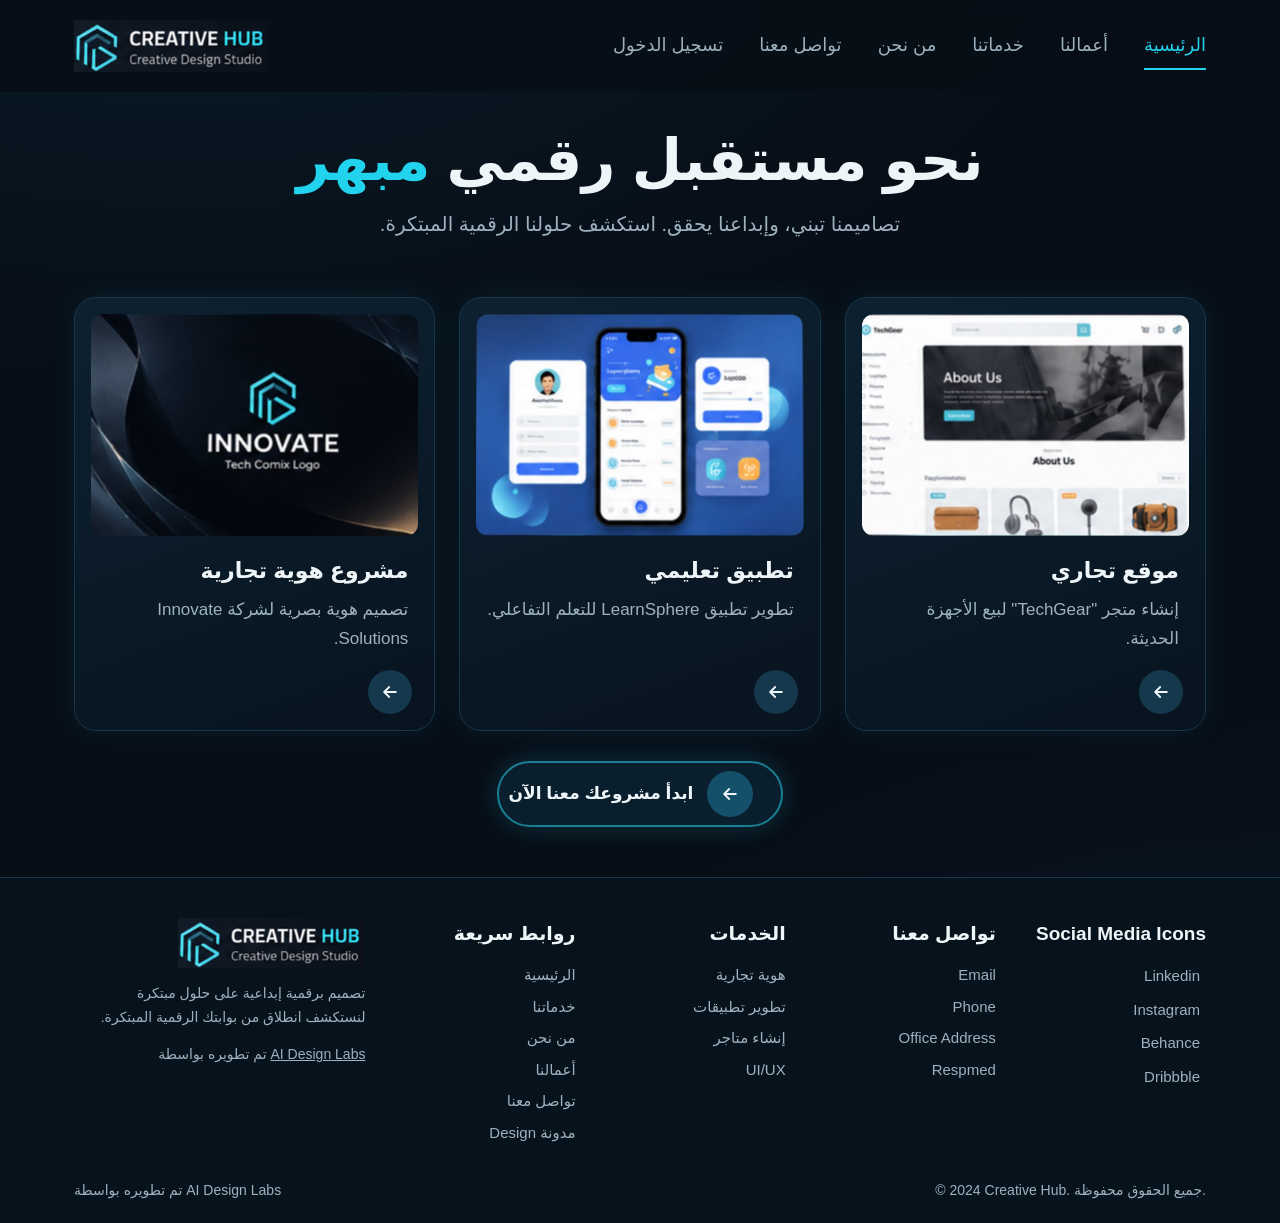
<file: index.html>
<!doctype html>
<html lang="ar" dir="rtl"><head><meta charset="utf-8"><meta name="viewport" content="width=device-width,initial-scale=1"><meta name="robots" content="noindex">
<title>الرئيسية | Creative Hub</title>
<link rel="icon" href="data:image/svg+xml,%3Csvg xmlns='http://www.w3.org/2000/svg' viewBox='0 0 48 48'%3E%3Crect width='48' height='48' rx='10' fill='%23070e17'/%3E%3Cpath d='M24 6 40 15v18L24 42 8 33V15z' fill='none' stroke='%2322d3ee' stroke-width='3'/%3E%3C/svg%3E">
<link rel="stylesheet" href="assets/style.css"></head>
<body data-page="index.html">
<main class="wrap">
<section class="hero"><h1>نحو مستقبل رقمي <span>مبهر</span></h1><p>تصاميمنا تبني، وإبداعنا يحقق. استكشف حلولنا الرقمية المبتكرة.</p></section>
<section class="grid3" id="feat"></section>
<div class="center"><a class="btn" href="contact.html"><span class="circ"><svg width="20" height="20" viewBox="0 0 24 24" fill="none" stroke="currentColor" stroke-width="2.2" stroke-linecap="round" stroke-linejoin="round"><path d="M5 12h14M13 6l6 6-6 6"/></svg></span>ابدأ مشروعك معنا الآن</a></div>
</main>
<script src="assets/app.js"></script>
<script>
var items=['shop','app','brand'];
document.getElementById('feat').innerHTML=items.map(function(k){var p=CH.P[k];return '<article class="card">'+thumb(k)+'<h3>'+p.t+'</h3><p>'+p.d+'</p><button class="circ" data-proj="'+k+'" aria-label="عرض '+p.t+'">'+CH.ICON.arrow+'</button></article>'}).join('');
</script>
</body></html>
</file>
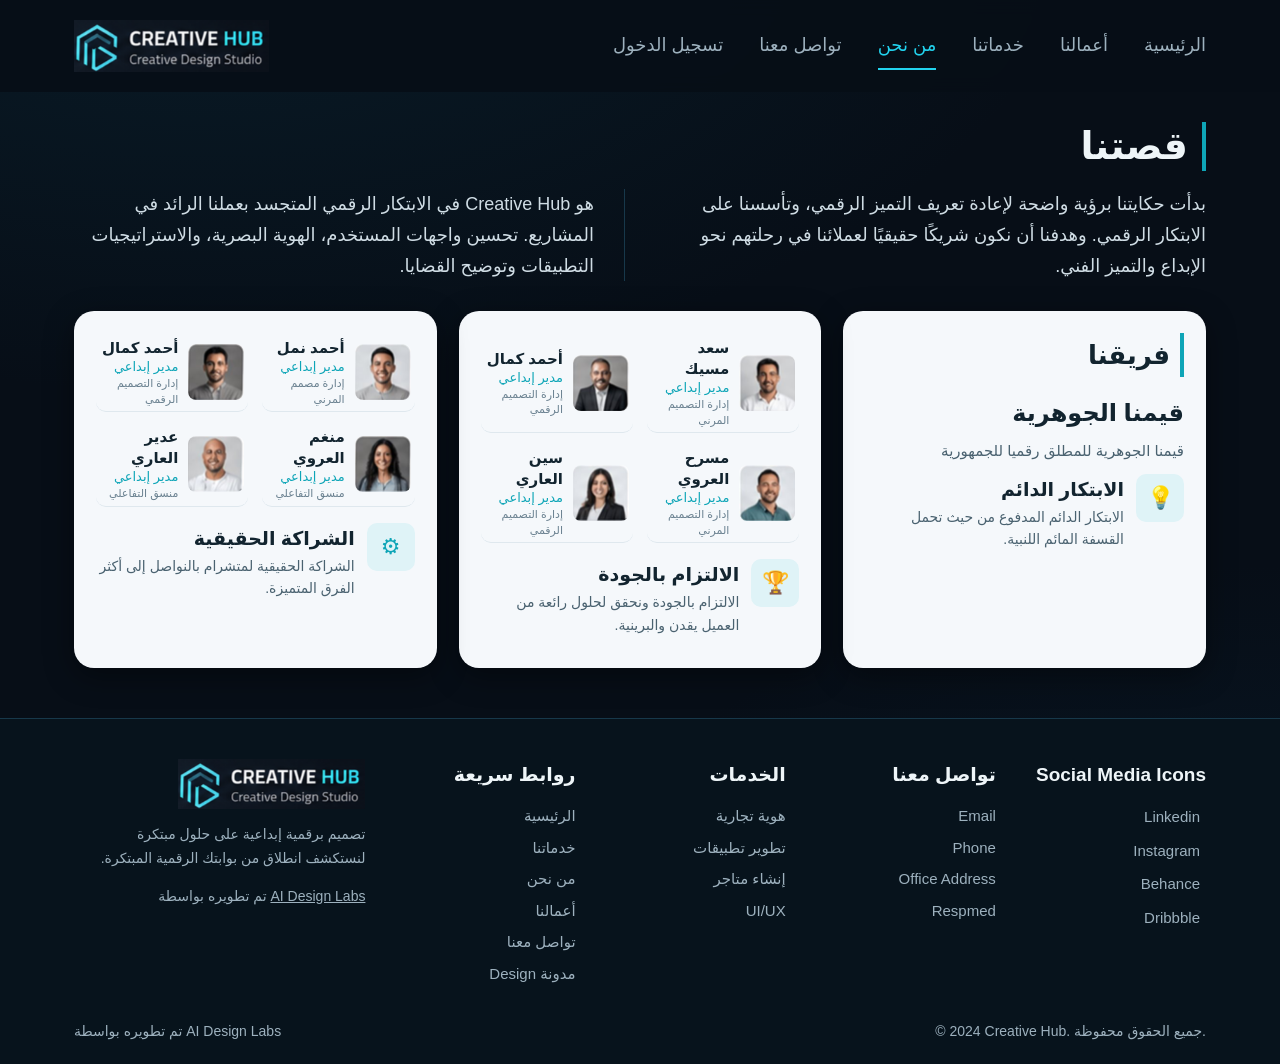
<file: about.html>
<!doctype html>
<html lang="ar" dir="rtl"><head><meta charset="utf-8"><meta name="viewport" content="width=device-width,initial-scale=1"><meta name="robots" content="noindex">
<title>من نحن | Creative Hub</title>
<link rel="icon" href="data:image/svg+xml,%3Csvg xmlns='http://www.w3.org/2000/svg' viewBox='0 0 48 48'%3E%3Crect width='48' height='48' rx='10' fill='%23070e17'/%3E%3Cpath d='M24 6 40 15v18L24 42 8 33V15z' fill='none' stroke='%2322d3ee' stroke-width='3'/%3E%3C/svg%3E">
<link rel="stylesheet" href="assets/style.css"></head>
<body data-page="about.html">
<main class="wrap">
<h2 class="sec">قصتنا</h2>
<div class="two"><div><p>بدأت حكايتنا برؤية واضحة لإعادة تعريف التميز الرقمي، وتأسسنا على الابتكار الرقمي. وهدفنا أن نكون شريكًا حقيقيًا لعملائنا في رحلتهم نحو الإبداع والتميز الفني.</p></div>
<div><p>هو Creative Hub في الابتكار الرقمي المتجسد بعملنا الرائد في المشاريع. تحسين واجهات المستخدم، الهوية البصرية، والاستراتيجيات التطبيقات وتوضيح القضايا.</p></div></div>
<div class="panels">
<div class="panel"><h3 class="t">فريقنا</h3><h4>قيمنا الجوهرية</h4><p class="d">قيمنا الجوهرية للمطلق رقميا للجمهورية</p><div class="val"><div class="ic">&#128161;</div><div><b>الابتكار الدائم</b><p>الابتكار الدائم المدفوع من حيث تحمل القسفة المائم اللنبية.</p></div></div></div>
<div class="panel"><div class="team"><button class="mem" data-m="0"><div class="av"><img src="assets/a1.jpg" alt="سعد مسيك"></div><div><b>سعد مسيك</b><span>مدير إبداعي</span><em>إدارة التصميم المرني</em></div></button><button class="mem" data-m="1"><div class="av"><img src="assets/a2.jpg" alt="أحمد كمال"></div><div><b>أحمد كمال</b><span>مدير إبداعي</span><em>إدارة التصميم الرقمي</em></div></button><button class="mem" data-m="2"><div class="av"><img src="assets/a3.jpg" alt="مسرح العروي"></div><div><b>مسرح العروي</b><span>مدير إبداعي</span><em>إدارة التصميم المرني</em></div></button><button class="mem" data-m="3"><div class="av"><img src="assets/a4.jpg" alt="سين العاري"></div><div><b>سين العاري</b><span>مدير إبداعي</span><em>إدارة التصميم الرقمي</em></div></button></div><div class="val"><div class="ic">&#127942;</div><div><b>الالتزام بالجودة</b><p>الالتزام بالجودة ونحقق لحلول رائعة من العميل يقدن والبرينية.</p></div></div></div>
<div class="panel"><div class="team"><button class="mem" data-m="4"><div class="av"><img src="assets/a5.jpg" alt="أحمد نمل"></div><div><b>أحمد نمل</b><span>مدير إبداعي</span><em>إدارة مصمم المرني</em></div></button><button class="mem" data-m="5"><div class="av"><img src="assets/a6.jpg" alt="أحمد كمال"></div><div><b>أحمد كمال</b><span>مدير إبداعي</span><em>إدارة التصميم الرقمي</em></div></button><button class="mem" data-m="6"><div class="av"><img src="assets/a7.jpg" alt="منغم العروي"></div><div><b>منغم العروي</b><span>مدير إبداعي</span><em>منسق التفاعلي</em></div></button><button class="mem" data-m="7"><div class="av"><img src="assets/a8.jpg" alt="عدير العاري"></div><div><b>عدير العاري</b><span>مدير إبداعي</span><em>منسق التفاعلي</em></div></button></div><div class="val"><div class="ic">&#9881;</div><div><b>الشراكة الحقيقية</b><p>الشراكة الحقيقية لمتشرام بالنواصل إلى أكثر الفرق المتميزة.</p></div></div></div>
</div>
</main>
<script src="assets/app.js"></script>
<script>
var T=[["سعد مسيك","a1","إدارة التصميم المرني"],["أحمد كمال","a2","إدارة التصميم الرقمي"],["مسرح العروي","a3","إدارة التصميم المرني"],["سين العاري","a4","إدارة التصميم الرقمي"],["أحمد نمل","a5","إدارة مصمم المرني"],["أحمد كمال","a6","إدارة التصميم الرقمي"],["منغم العروي","a7","منسق التفاعلي"],["عدير العاري","a8","منسق التفاعلي"]];
document.addEventListener('click',function(e){var b=e.target.closest('[data-m]');if(!b)return;var m=T[b.dataset.m];openModal('<h3>'+m[0]+'</h3><p style="color:var(--cy)">مدير إبداعي - '+m[2]+'</p><p>يقود '+m[0]+' مشاريع الهوية والتطبيقات والمواقع في Creative Hub بخبرة تتجاوز عشر سنوات.</p><a class="btn pri" href="contact.html" style="text-decoration:none">تواصل مع الفريق</a>');});
</script>
</body></html>
</file>
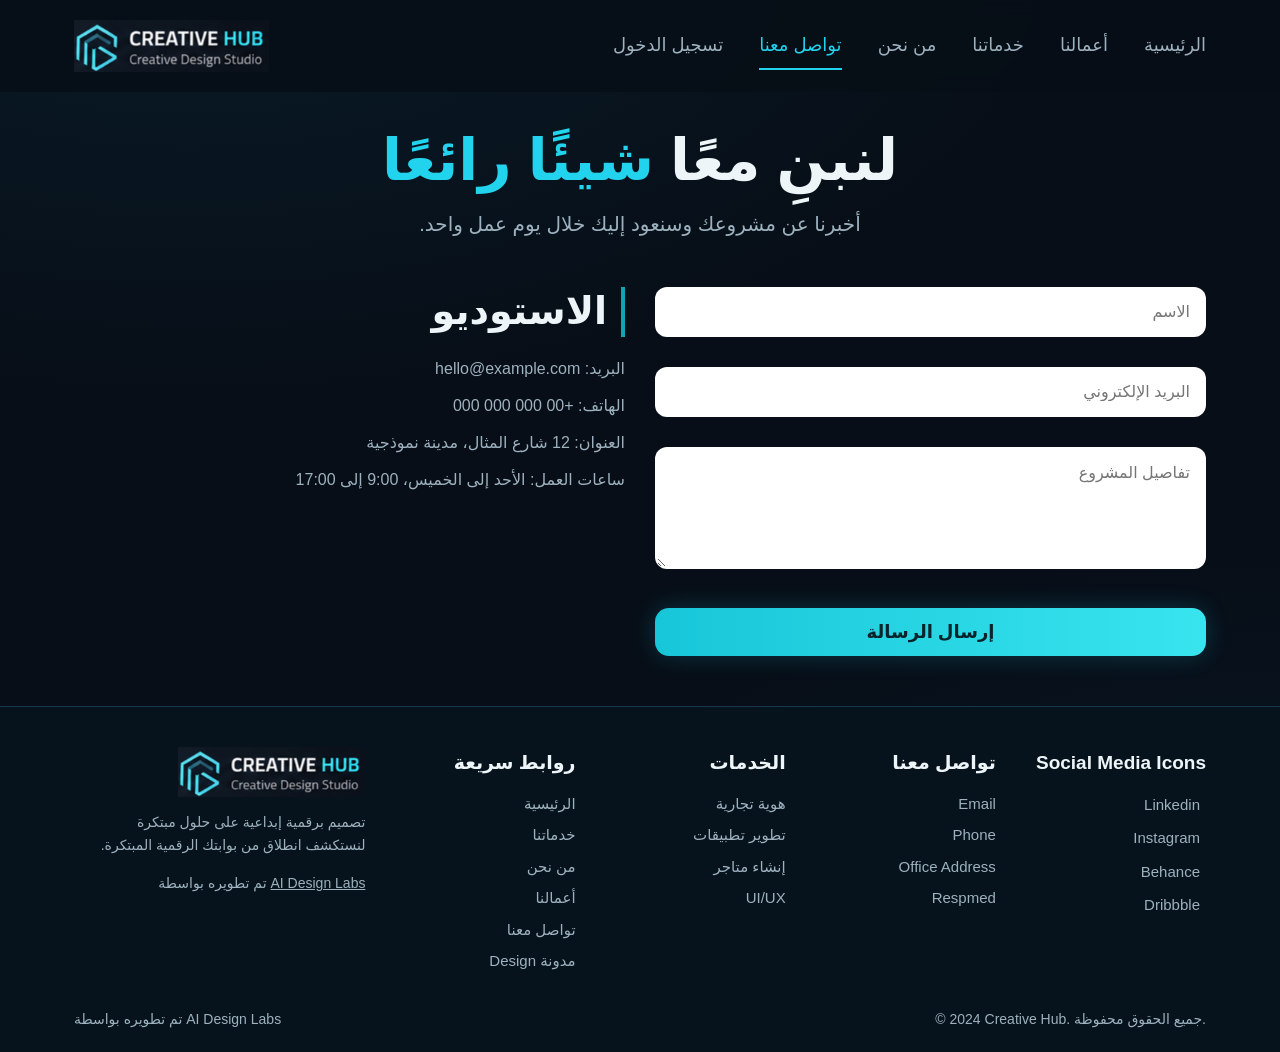
<file: contact.html>
<!doctype html>
<html lang="ar" dir="rtl"><head><meta charset="utf-8"><meta name="viewport" content="width=device-width,initial-scale=1"><meta name="robots" content="noindex">
<title>تواصل معنا | Creative Hub</title>
<link rel="icon" href="data:image/svg+xml,%3Csvg xmlns='http://www.w3.org/2000/svg' viewBox='0 0 48 48'%3E%3Crect width='48' height='48' rx='10' fill='%23070e17'/%3E%3Cpath d='M24 6 40 15v18L24 42 8 33V15z' fill='none' stroke='%2322d3ee' stroke-width='3'/%3E%3C/svg%3E">
<link rel="stylesheet" href="assets/style.css"></head>
<body data-page="contact.html">
<main class="wrap">
<section class="hero"><h1>لنبنِ معًا <span>شيئًا رائعًا</span></h1><p>أخبرنا عن مشروعك وسنعود إليك خلال يوم عمل واحد.</p></section>
<div class="cform">
<form id="cf" novalidate>
<div class="fld"><input name="name" placeholder="الاسم"></div><span class="err" data-err="name"></span>
<div class="fld"><input name="email" type="email" placeholder="البريد الإلكتروني"></div><span class="err" data-err="email"></span>
<div class="fld"><textarea name="msg" rows="5" placeholder="تفاصيل المشروع"></textarea></div><span class="err" data-err="msg"></span>
<button class="btn pri" type="submit">إرسال الرسالة</button>
<div class="ok" id="ok" hidden>شكرًا لك! تم إرسال رسالتك.</div>
</form>
<div class="cinfo"><h2 class="sec" style="margin-top:0">الاستوديو</h2><p>البريد: hello@example.com</p><p>الهاتف: +00 000 000 000</p><p>العنوان: 12 شارع المثال، مدينة نموذجية</p><p>ساعات العمل: الأحد إلى الخميس، 9:00 إلى 17:00</p></div>
</div>
</main>
<script src="assets/app.js"></script>
<script>
document.getElementById('cf').addEventListener('submit',function(e){e.preventDefault();var f=e.target;
var a=field(f,'name',function(v){return v.length>1},'الرجاء إدخال الاسم');
var b=field(f,'email',function(v){return /^\S+@\S+\.\S+$/.test(v)},'أدخل بريدًا إلكترونيًا صحيحًا');
var c=field(f,'msg',function(v){return v.length>9},'الرجاء كتابة 10 أحرف على الأقل');
if(a&&b&&c){f.reset();document.getElementById('ok').hidden=false;toast('تم إرسال الرسالة');}});
</script>
</body></html>
</file>
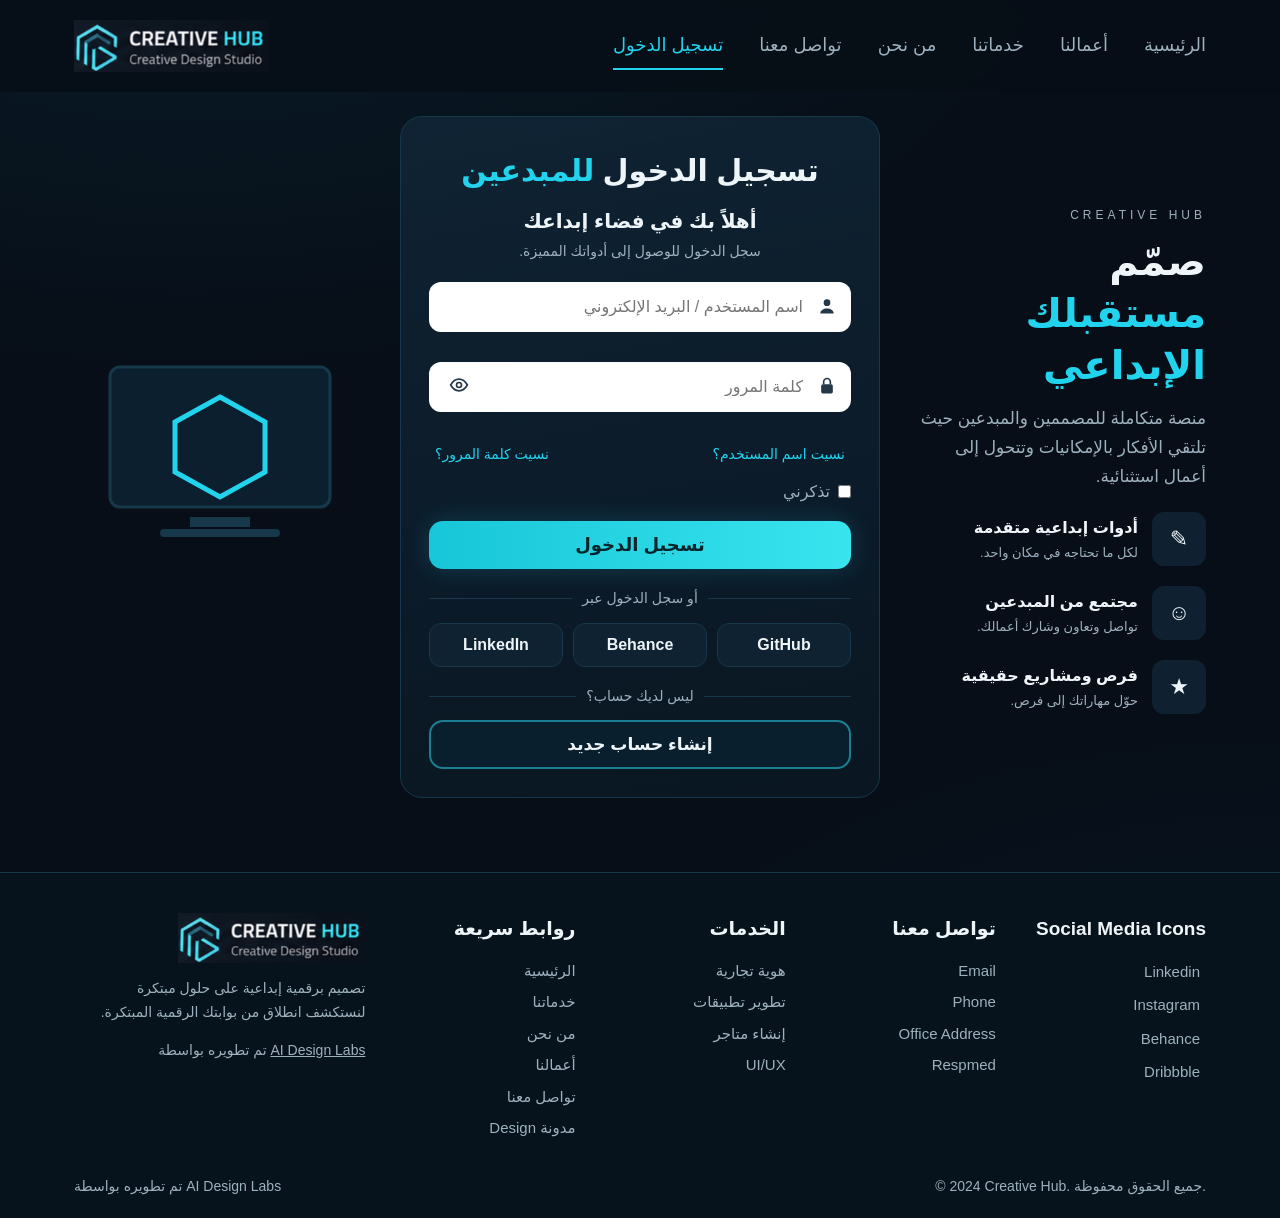
<file: login.html>
<!doctype html>
<html lang="ar" dir="rtl"><head><meta charset="utf-8"><meta name="viewport" content="width=device-width,initial-scale=1"><meta name="robots" content="noindex">
<title>تسجيل الدخول | Creative Hub</title>
<link rel="icon" href="data:image/svg+xml,%3Csvg xmlns='http://www.w3.org/2000/svg' viewBox='0 0 48 48'%3E%3Crect width='48' height='48' rx='10' fill='%23070e17'/%3E%3Cpath d='M24 6 40 15v18L24 42 8 33V15z' fill='none' stroke='%2322d3ee' stroke-width='3'/%3E%3C/svg%3E">
<link rel="stylesheet" href="assets/style.css"></head>
<body data-page="login.html">
<main class="wrap lgrid">
<div class="lleft"><small class="k">CREATIVE HUB</small><h2>صمّم<br><span>مستقبلك الإبداعي</span></h2>
<p>منصة متكاملة للمصممين والمبدعين حيث تلتقي الأفكار بالإمكانيات وتتحول إلى أعمال استثنائية.</p>
<div class="feat"><div class="ic">&#9998;</div><div><b>أدوات إبداعية متقدمة</b><small>لكل ما تحتاجه في مكان واحد.</small></div></div>
<div class="feat"><div class="ic">&#9786;</div><div><b>مجتمع من المبدعين</b><small>تواصل وتعاون وشارك أعمالك.</small></div></div>
<div class="feat"><div class="ic">&#9733;</div><div><b>فرص ومشاريع حقيقية</b><small>حوّل مهاراتك إلى فرص.</small></div></div></div>
<form class="lcard" id="lf" novalidate>
<h1>تسجيل الدخول <span>للمبدعين</span></h1><div class="w">أهلاً بك في فضاء إبداعك</div><div class="s">سجل الدخول للوصول إلى أدواتك المميزة.</div>
<div class="fld"><input name="user" placeholder="اسم المستخدم / البريد الإلكتروني" autocomplete="off"><span class="ico"><svg width="20" height="20" viewBox="0 0 24 24" fill="currentColor"><circle cx="12" cy="8" r="4"/><path d="M4 21c0-4 4-6 8-6s8 2 8 6z"/></svg></span></div><span class="err" data-err="user"></span>
<div class="fld"><input name="pw" id="pw" type="password" placeholder="كلمة المرور" autocomplete="off"><button type="button" class="eye" id="eye" aria-label="إظهار كلمة المرور"><svg width="20" height="20" viewBox="0 0 24 24" fill="none" stroke="currentColor" stroke-width="2"><path d="M2 12s4-7 10-7 10 7 10 7-4 7-10 7S2 12 2 12z"/><circle cx="12" cy="12" r="3"/></svg></button><span class="ico"><svg width="20" height="20" viewBox="0 0 24 24" fill="currentColor"><rect x="5" y="10" width="14" height="11" rx="2"/><path d="M8 10V7a4 4 0 0 1 8 0v3" fill="none" stroke="currentColor" stroke-width="2"/></svg></span></div><span class="err" data-err="pw"></span>
<div class="row"><button type="button" class="lnk" data-forgot="اسم المستخدم">نسيت اسم المستخدم؟</button><button type="button" class="lnk" data-forgot="كلمة المرور">نسيت كلمة المرور؟</button></div>
<label class="chk"><input type="checkbox" name="rem"> تذكرني</label>
<button class="btn pri" type="submit">تسجيل الدخول</button>
<div class="ok" id="ok" hidden>تم تسجيل الدخول بنجاح. جارٍ التحويل إلى الصفحة الرئيسية...</div>
<div class="or">أو سجل الدخول عبر</div>
<div class="soc"><button type="button" data-prov="GitHub">GitHub</button><button type="button" data-prov="Behance">Behance</button><button type="button" data-prov="LinkedIn">LinkedIn</button></div>
<div class="or">ليس لديك حساب؟</div>
<button type="button" class="btn ghost" id="reg">إنشاء حساب جديد</button>
</form>
<div class="lright"><svg width="260" height="220" viewBox="0 0 260 220" fill="none"><rect x="20" y="20" width="220" height="140" rx="10" fill="#0b1f2e" stroke="#16384a" stroke-width="3"/><path d="M130 50 175 75v50l-45 25-45-25V75z" stroke="#22d3ee" stroke-width="5"/><rect x="100" y="170" width="60" height="10" fill="#16384a"/><rect x="70" y="182" width="120" height="8" rx="4" fill="#16384a"/></svg></div>
</main>
<script src="assets/app.js"></script>
<script>
var f=document.getElementById('lf'),em=function(v){return /^\S+@\S+\.\S+$/.test(v)};
document.getElementById('eye').onclick=function(){var p=document.getElementById('pw');p.type=p.type==='password'?'text':'password';};
f.addEventListener('submit',function(e){e.preventDefault();
var a=field(f,'user',function(v){return v.length>2},'أدخل اسم المستخدم أو البريد الإلكتروني');
var b=field(f,'pw',function(v){return v.length>=6},'يجب ألا تقل كلمة المرور عن 6 أحرف');
if(a&&b){document.getElementById('ok').hidden=false;setTimeout(function(){location.href='index.html'},1400);}});
document.addEventListener('click',function(e){
var o=e.target.closest('[data-ok]');if(o){toast('تم تسجيل الدخول عبر '+o.dataset.ok);setTimeout(function(){location.href='index.html'},1200);}
var g=e.target.closest('[data-forgot]');if(g){openModal('<h3>استعادة '+g.dataset.forgot+'</h3><p>أدخل بريدك الإلكتروني وسنرسل لك تعليمات الاستعادة.</p><form id="rf" novalidate><div class="fld"><input name="em" placeholder="البريد الإلكتروني"></div><span class="err" data-err="em"></span><button class="btn pri" type="submit">إرسال</button></form>');}
var p=e.target.closest('[data-prov]');if(p){openModal('<h3>المتابعة عبر '+p.dataset.prov+'</h3><p>سيتم تسجيل دخولك باستخدام حساب '+p.dataset.prov+'.</p><button class="btn pri" data-close data-ok="'+p.dataset.prov+'">متابعة</button>');}
if(e.target.closest('#reg'))openModal('<h3>إنشاء حساب جديد</h3><form id="nf" novalidate><div class="fld"><input name="em" placeholder="البريد الإلكتروني"></div><span class="err" data-err="em"></span><div class="fld"><input name="nm" placeholder="الاسم الكامل"></div><span class="err" data-err="nm"></span><button class="btn pri" type="submit">إنشاء الحساب</button></form>');});
document.addEventListener('submit',function(e){var t=e.target;if(t.id==='rf'){e.preventDefault();if(field(t,'em',em,'أدخل بريدًا إلكترونيًا صحيحًا')){closeModal();toast('تم إرسال رسالة الاستعادة');}}
if(t.id==='nf'){e.preventDefault();var a=field(t,'em',em,'أدخل بريدًا إلكترونيًا صحيحًا'),b=field(t,'nm',function(v){return v.length>1},'أدخل الاسم');if(a&&b){closeModal();toast('تم إنشاء الحساب. يمكنك تسجيل الدخول الآن.');}}});
</script>
</body></html>
</file>
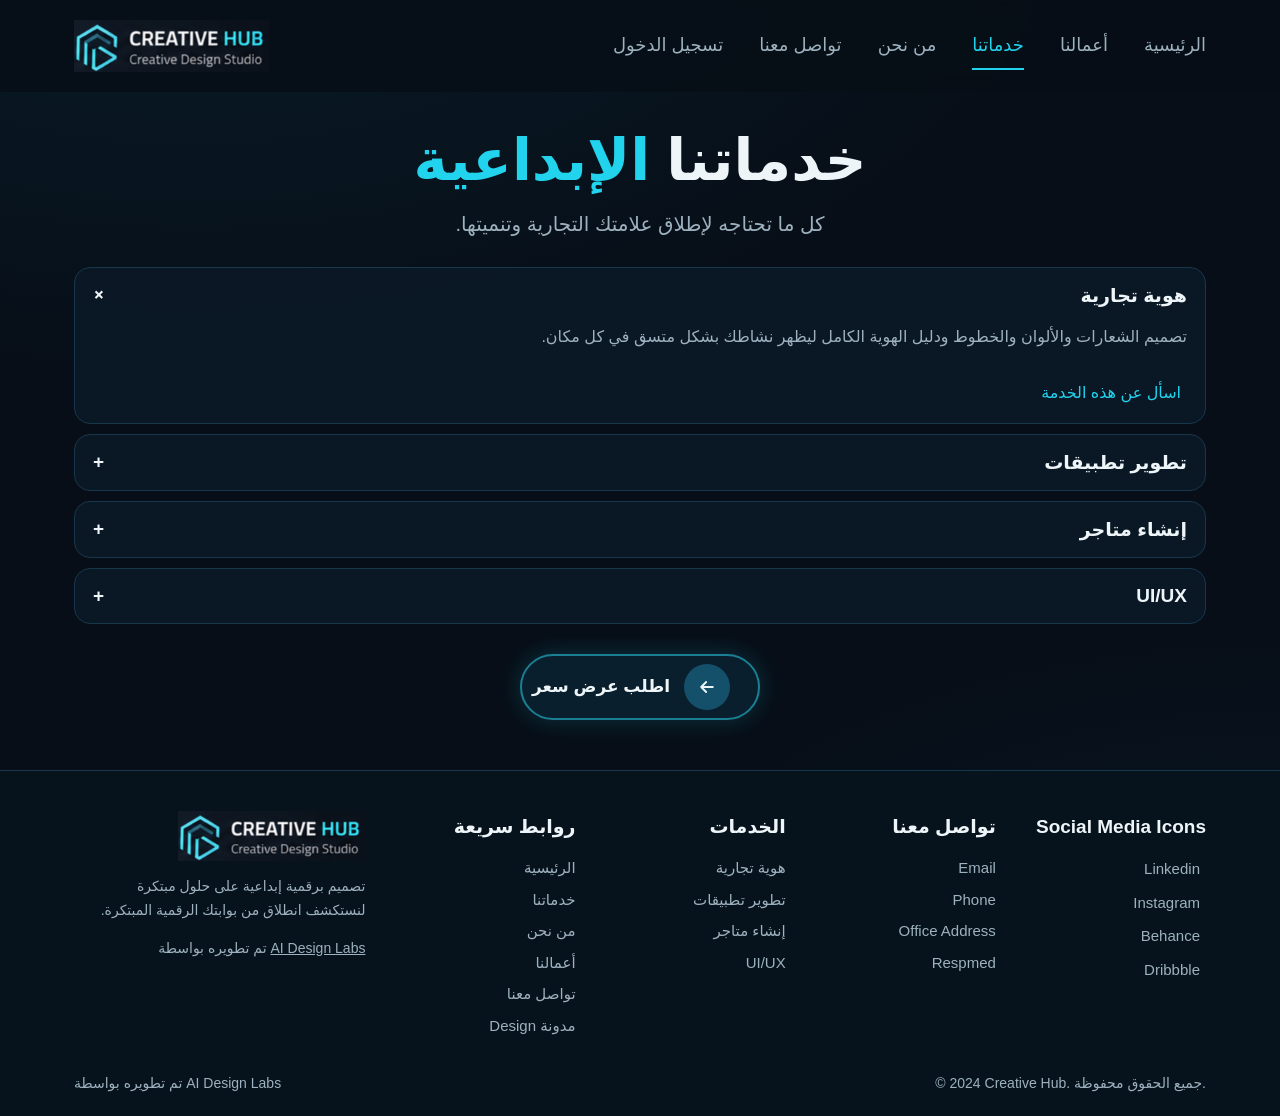
<file: services.html>
<!doctype html>
<html lang="ar" dir="rtl"><head><meta charset="utf-8"><meta name="viewport" content="width=device-width,initial-scale=1"><meta name="robots" content="noindex">
<title>خدماتنا | Creative Hub</title>
<link rel="icon" href="data:image/svg+xml,%3Csvg xmlns='http://www.w3.org/2000/svg' viewBox='0 0 48 48'%3E%3Crect width='48' height='48' rx='10' fill='%23070e17'/%3E%3Cpath d='M24 6 40 15v18L24 42 8 33V15z' fill='none' stroke='%2322d3ee' stroke-width='3'/%3E%3C/svg%3E">
<link rel="stylesheet" href="assets/style.css"></head>
<body data-page="services.html">
<main class="wrap">
<section class="hero"><h1>خدماتنا <span>الإبداعية</span></h1><p>كل ما تحتاجه لإطلاق علامتك التجارية وتنميتها.</p></section>
<div id="accs"></div>
<div style="margin-top:30px"></div>
<div class="center"><a class="btn" href="contact.html"><span class="circ"><svg width="20" height="20" viewBox="0 0 24 24" fill="none" stroke="currentColor" stroke-width="2.2" stroke-linecap="round" stroke-linejoin="round"><path d="M5 12h14M13 6l6 6-6 6"/></svg></span>اطلب عرض سعر</a></div>
</main>
<script src="assets/app.js"></script>
<script>
var S=[['branding','هوية تجارية','تصميم الشعارات والألوان والخطوط ودليل الهوية الكامل ليظهر نشاطك بشكل متسق في كل مكان.'],['apps','تطوير تطبيقات','تطبيقات جوال وويب مصممة حول المستخدم، من النموذج الأولي حتى الإطلاق مع دعم مستمر.'],['web','إنشاء متاجر','متاجر إلكترونية سريعة ومتجاوبة مع كتالوج وسلة وإتمام شراء مناسب لمنتجاتك.'],['uiux','UI/UX','واجهات قائمة على البحث وهياكل أولية ونماذج تفاعلية ترفع التحويل وسهولة الاستخدام.']];
var box=document.getElementById('accs');
box.innerHTML=S.map(function(s,i){return '<div class="acc'+(location.hash==='#'+s[0]||(!location.hash&&i===0)?' on':'')+'" id="'+s[0]+'"><button>'+s[1]+'<span style="transition:.2s">+</span></button><div>'+s[2]+'<br><br><button class="lnk" data-ask="'+s[1]+'">اسأل عن هذه الخدمة</button></div></div>'}).join('');
box.addEventListener('click',function(e){var a=e.target.closest('[data-ask]');if(a){openModal('<h3>'+a.dataset.ask+'</h3><p>اترك بريدك الإلكتروني وسنرسل لك التفاصيل والأسعار.</p><form id="qf" novalidate><div class="fld"><input name="em" placeholder="البريد الإلكتروني" type="email"></div><span class="err" data-err="em"></span><button class="btn pri" type="submit">إرسال</button></form>');return;}
var b=e.target.closest('.acc>button');if(b)b.parentNode.classList.toggle('on');});
document.addEventListener('submit',function(e){if(e.target.id!=='qf')return;e.preventDefault();if(field(e.target,'em',function(v){return /^\S+@\S+\.\S+$/.test(v)},'أدخل بريدًا إلكترونيًا صحيحًا'))closeModal(),toast('شكرًا! سنراسلك قريبًا.');});
</script>
</body></html>
</file>
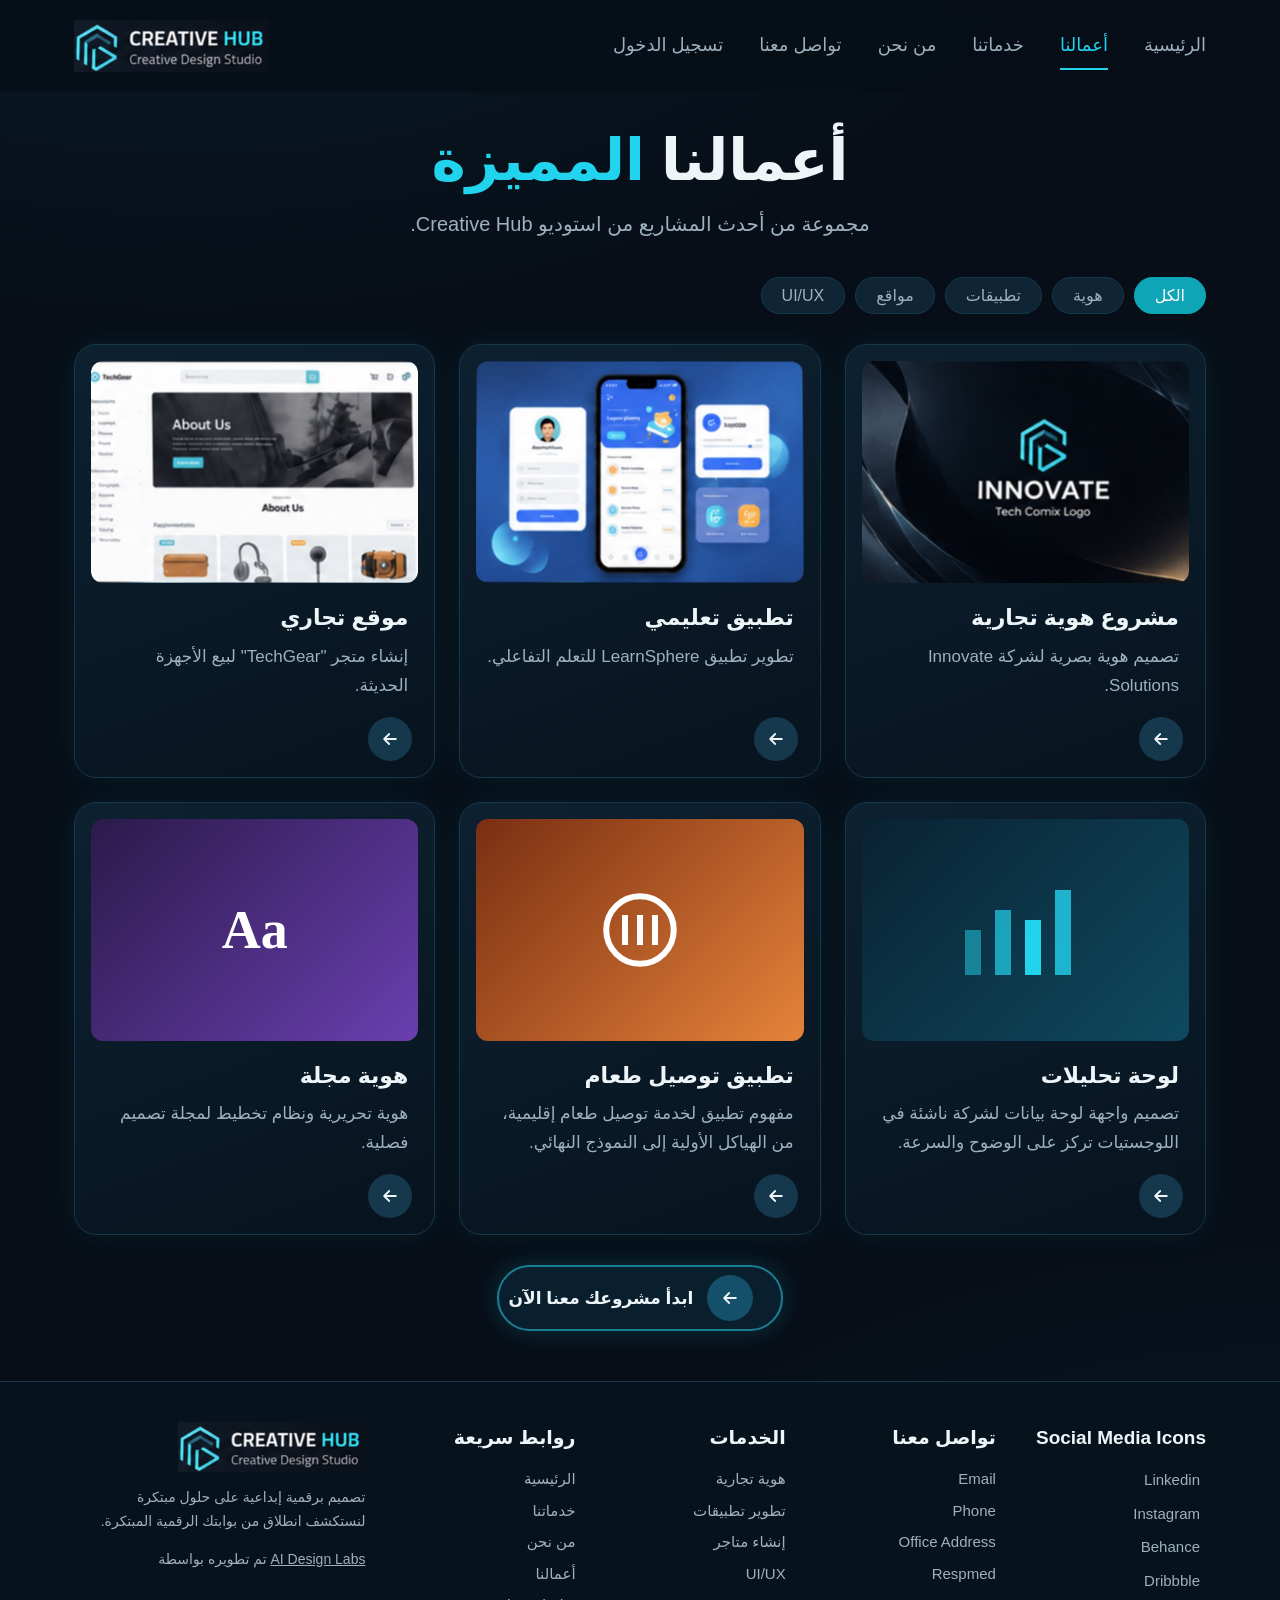
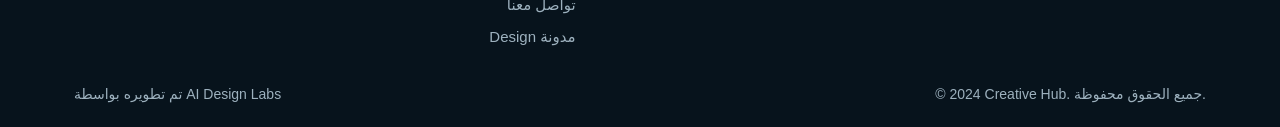
<file: work.html>
<!doctype html>
<html lang="ar" dir="rtl"><head><meta charset="utf-8"><meta name="viewport" content="width=device-width,initial-scale=1"><meta name="robots" content="noindex">
<title>أعمالنا | Creative Hub</title>
<link rel="icon" href="data:image/svg+xml,%3Csvg xmlns='http://www.w3.org/2000/svg' viewBox='0 0 48 48'%3E%3Crect width='48' height='48' rx='10' fill='%23070e17'/%3E%3Cpath d='M24 6 40 15v18L24 42 8 33V15z' fill='none' stroke='%2322d3ee' stroke-width='3'/%3E%3C/svg%3E">
<link rel="stylesheet" href="assets/style.css"></head>
<body data-page="work.html">
<main class="wrap">
<section class="hero"><h1>أعمالنا <span>المميزة</span></h1><p>مجموعة من أحدث المشاريع من استوديو Creative Hub.</p></section>
<div class="tabs" id="tabs"></div>
<section class="grid3" id="list"></section>
<div class="center"><a class="btn" href="contact.html"><span class="circ"><svg width="20" height="20" viewBox="0 0 24 24" fill="none" stroke="currentColor" stroke-width="2.2" stroke-linecap="round" stroke-linejoin="round"><path d="M5 12h14M13 6l6 6-6 6"/></svg></span>ابدأ مشروعك معنا الآن</a></div>
</main>
<script src="assets/app.js"></script>
<script>
var tabs=['الكل','هوية','تطبيقات','مواقع','UI/UX'],cur='الكل';
function draw(){document.getElementById('tabs').innerHTML=tabs.map(function(t){return '<button class="'+(t===cur?'on':'')+'" data-tab="'+t+'">'+t+'</button>'}).join('');
document.getElementById('list').innerHTML=Object.keys(CH.P).filter(function(k){return cur==='الكل'||CH.P[k].tag===cur}).map(function(k){var p=CH.P[k];return '<article class="card">'+thumb(k)+'<h3>'+p.t+'</h3><p>'+p.d+'</p><button class="circ" data-proj="'+k+'" aria-label="عرض '+p.t+'">'+CH.ICON.arrow+'</button></article>'}).join('');}
document.getElementById('tabs').addEventListener('click',function(e){var b=e.target.closest('[data-tab]');if(b){cur=b.dataset.tab;draw();}});
draw();
</script>
</body></html>
</file>
<file: assets/style.css>
:root{--bg:#070e17;--card:#0c1a27;--line:#17384a;--cy:#22d3ee;--cy2:#0ea5b7;--tx:#eef5f8;--mut:#9db1be;--font:"Segoe UI",Tahoma,Arial,system-ui,sans-serif}
*{box-sizing:border-box;margin:0}
body{font-family:var(--font);background:radial-gradient(900px 500px at 15% -10%,#0d3a4d55,transparent),radial-gradient(800px 500px at 100% 100%,#0b2a4466,transparent),var(--bg);color:var(--tx);min-height:100vh;line-height:1.7;text-align:right}
a{color:inherit;text-decoration:none}
.wrap{max-width:1180px;margin:0 auto;padding:0 24px}
header.top{position:sticky;top:0;z-index:20;background:#070e17ee;backdrop-filter:blur(8px)}
.nav{display:flex;direction:ltr;align-items:center;justify-content:space-between;height:92px}
.logo img{height:52px;width:auto;display:block}
.nav ul{display:flex;direction:rtl;gap:36px;list-style:none;padding:0;font-size:18px}
.nav ul a{color:var(--mut);padding:8px 0;display:inline-block;border-bottom:2px solid transparent}
.nav ul a:hover{color:var(--tx)}.nav ul a.on{color:var(--cy);border-color:var(--cy)}
.burger{display:none;background:none;border:1px solid var(--line);border-radius:8px;color:var(--tx);padding:8px;cursor:pointer}
.hero{text-align:center;padding:30px 0 26px}
.hero h1{font-size:clamp(32px,5vw,58px);line-height:1.3}.hero h1 span{color:var(--cy)}
.hero p{color:var(--mut);font-size:20px;margin-top:10px}
.grid3{display:grid;grid-template-columns:repeat(3,1fr);gap:24px;margin:30px 0}
.card{background:linear-gradient(160deg,#0f2536cc,#081521cc);border:1px solid var(--line);border-radius:22px;padding:16px;box-shadow:0 0 30px #22d3ee14;transition:.2s;position:relative}
.card:hover{border-color:var(--cy);transform:translateY(-3px)}
.thumb{height:222px;border-radius:12px;overflow:hidden;display:grid;place-items:center;margin-bottom:16px}
.thumb img{width:100%;height:100%;object-fit:cover;display:block}
.card h3{font-size:22px;padding-inline:10px}.card p{color:var(--mut);margin:6px 0 14px;min-height:60px;padding-inline:10px;font-size:17px}
.circ{width:44px;height:44px;border-radius:50%;background:#15384c;display:grid;place-items:center;border:0;color:var(--tx);cursor:pointer;margin-inline-start:6px}
.circ svg{transform:scaleX(-1)}
.circ:hover{background:var(--cy2)}
.btn{display:inline-flex;align-items:center;gap:14px;border:2px solid #1b7f93;background:#0a1f2e;color:var(--tx);padding:8px 28px 8px 10px;border-radius:44px;font:700 17px var(--font);cursor:pointer;box-shadow:0 0 24px #22d3ee33}
.btn .circ{background:#15506a;width:46px;height:46px;margin:0}
.btn.pri{background:linear-gradient(90deg,#17c6d8,#38e4ee);justify-content:center;padding:13px 24px;width:100%;color:#06242c;border:0;border-radius:14px;font-size:18px}
.btn.ghost{box-shadow:none;padding:12px 22px;justify-content:center;width:100%;border-radius:14px}
.center{text-align:center;margin-bottom:50px}
footer{background:#07131c;border-top:1px solid var(--line);margin-top:50px;padding:40px 0 20px}
.fg{display:grid;direction:ltr;grid-template-columns:1.6fr 1fr 1fr 1fr 1fr;gap:28px}
.fg>div{direction:rtl;text-align:right}
footer h4{margin-bottom:12px;font-size:19px}footer li{list-style:none;color:var(--mut);margin:6px 0;font-size:15px}footer ul{padding:0}
footer li a:hover,footer li .lnk:hover{color:var(--cy)}
footer p{color:var(--mut);font-size:14px;margin-top:14px}
footer .logo img{height:50px}
.copy{display:flex;direction:ltr;justify-content:space-between;flex-wrap:wrap;gap:8px;color:var(--mut);font-size:14px;margin-top:28px}
h2.sec{font-size:38px;border-inline-start:4px solid var(--cy2);padding-inline-start:14px;margin:30px 0 18px;line-height:1.3}
.two{display:grid;grid-template-columns:1fr 1fr;gap:30px;color:#cfdce4;font-size:18px}
.two>div+div{border-inline-start:1px solid var(--line);padding-inline-start:30px}
.panels{display:grid;grid-template-columns:1fr 1fr 1fr;gap:22px;margin:30px 0}
.panel{background:#f5f8fb;color:#12242f;border-radius:20px;padding:22px;box-shadow:0 8px 30px #0006}
.panel h3.t{border-inline-start:4px solid var(--cy2);padding-inline-start:10px;margin-bottom:14px;font-size:26px}
.panel h4{font-size:24px;margin:16px 0 4px}.panel .d{color:#4a6270;font-size:15px}
.team{display:grid;grid-template-columns:1fr 1fr;gap:10px 14px;margin-bottom:16px}
.mem{display:flex;gap:10px;align-items:center;border:0;background:none;text-align:right;cursor:pointer;color:inherit;font:inherit;padding:4px;border-radius:10px;border-bottom:1px solid #dfe8ee}
.mem:hover{background:#e3f1f6}
.av{width:56px;height:56px;border-radius:8px;overflow:hidden;flex:none}.av img{width:100%;height:100%;display:block}
.mem b{display:block;font-size:15px;line-height:1.4}.mem span{color:var(--cy2);font-size:13px;display:block;line-height:1.4}.mem em{display:block;font-style:normal;color:#6a8190;font-size:11px;line-height:1.4}
.val{display:flex;gap:12px;align-items:flex-start;margin:10px 0}
.val .ic{width:48px;height:48px;border-radius:10px;background:#dff3f7;display:grid;place-items:center;flex:none;color:var(--cy2);font-size:22px}
.val b{font-size:19px}.val p{color:#4a6270;font-size:14px;line-height:1.6}
.lgrid{display:grid;grid-template-columns:1fr 480px 1fr;gap:34px;align-items:center;padding:24px 24px;direction:ltr}
.lgrid>*{direction:rtl}
.lleft{order:3}.lcard{order:2}.lright{order:1}
.lleft small.k{letter-spacing:4px;color:var(--mut);font-size:12px}
.lleft h2{font-size:40px;line-height:1.3;margin:8px 0 14px}.lleft h2 span{color:var(--cy)}
.lleft p{color:var(--mut);font-size:17px}
.feat{display:flex;gap:14px;align-items:center;margin-top:20px}
.feat .ic{width:54px;height:54px;border-radius:12px;background:#0f2130;display:grid;place-items:center;flex:none;font-size:22px}
.feat small{display:block;color:var(--mut);font-size:13px}
.lcard{background:linear-gradient(170deg,#112739cc,#0a1824dd);border:1px solid var(--line);border-radius:22px;padding:28px}
.lcard h1{font-size:30px;text-align:center}.lcard h1 span{color:var(--cy)}
.lcard .w{text-align:center;font-weight:600;font-size:20px;margin:8px 0 2px}.lcard .s{text-align:center;color:var(--mut);font-size:14px;margin-bottom:18px}
.fld{position:relative;margin-bottom:6px}
.fld input,.fld textarea,.fld select{width:100%;padding:14px 46px 14px 44px;border-radius:12px;border:2px solid transparent;background:#fff;color:#12242f;font:16px var(--font);text-align:right}
.fld input:focus,.fld textarea:focus{outline:0;border-color:var(--cy)}
.fld .ico{position:absolute;right:14px;top:14px;color:#25384a}
.fld .eye{position:absolute;left:14px;top:12px;background:none;border:0;cursor:pointer;color:#25384a}
.cform .fld input,.cform .fld textarea,.modal .fld input{padding:14px}
.err{color:#ff8a8a;font-size:13px;min-height:18px;display:block;margin-bottom:6px}
.row{display:flex;justify-content:space-between;font-size:14px;margin:6px 0}
.lnk{color:var(--cy);background:none;border:0;font:inherit;cursor:pointer}
.chk{display:flex;gap:8px;align-items:center;margin:10px 0 16px;color:var(--mut)}
.or{display:flex;align-items:center;gap:10px;color:var(--mut);font-size:14px;margin:18px 0 12px;justify-content:center}.or:before,.or:after{content:"";flex:1;height:1px;background:var(--line)}
.soc{display:grid;grid-template-columns:repeat(3,1fr);gap:10px}
.soc button{background:#0f2231;border:1px solid var(--line);border-radius:12px;padding:12px;color:var(--tx);cursor:pointer;font:700 16px var(--font)}
.soc button:hover{border-color:var(--cy)}
.lright{display:grid;place-items:center}
.ok{background:#0d3a2c;border:1px solid #1d7a5a;color:#9ff0cf;padding:12px;border-radius:10px;margin-top:12px;text-align:center}
.ov{position:fixed;inset:0;background:#000a;display:none;place-items:center;z-index:50;padding:20px}.ov.on{display:grid}
.modal{background:#0c1e2e;border:1px solid var(--line);border-radius:18px;padding:26px;max-width:480px;width:100%;position:relative}
.modal h3{font-size:24px;margin-bottom:6px}.modal p{color:var(--mut);margin:8px 0}
.modal .x{position:absolute;left:12px;top:10px;background:none;border:0;color:var(--tx);font-size:24px;cursor:pointer}
.modal .fld{margin-top:10px}
.toast{position:fixed;bottom:24px;left:50%;transform:translateX(-50%) translateY(30px);background:#0d3a2c;border:1px solid #1d7a5a;color:#b6f5dc;padding:12px 22px;border-radius:30px;opacity:0;pointer-events:none;transition:.3s;z-index:60}
.toast.on{opacity:1;transform:translateX(-50%)}
.tabs{display:flex;gap:10px;flex-wrap:wrap;margin:10px 0 20px}
.tabs button{background:#0f2536;border:1px solid var(--line);color:var(--mut);border-radius:30px;padding:8px 20px;cursor:pointer;font:16px var(--font)}
.tabs button.on{background:var(--cy2);color:#fff;border-color:var(--cy2)}
.acc{border:1px solid var(--line);border-radius:16px;margin-bottom:10px;background:#0c1a27cc}
.acc>button{width:100%;text-align:right;background:none;border:0;color:var(--tx);padding:16px 18px;font:700 19px var(--font);cursor:pointer;display:flex;justify-content:space-between}
.acc>div{display:none;padding:0 18px 16px;color:var(--mut)}.acc.on>div{display:block}.acc.on>button span{transform:rotate(45deg)}
.cform{display:grid;grid-template-columns:1fr 1fr;gap:30px;margin:20px 0}
.cinfo p{color:var(--mut);margin:10px 0}
@media(max-width:900px){
.burger{display:block}.nav ul{display:none;position:absolute;top:92px;left:0;right:0;background:#07131c;flex-direction:column;padding:16px 24px;gap:14px;border-bottom:1px solid var(--line)}.nav ul.on{display:flex}
.grid3,.panels,.two,.cform{grid-template-columns:1fr}.two>div+div{border:0;padding:0}
.fg{grid-template-columns:1fr 1fr}.lgrid{grid-template-columns:1fr}.lright{display:none}.lleft,.lcard{order:0}
}
</file>
